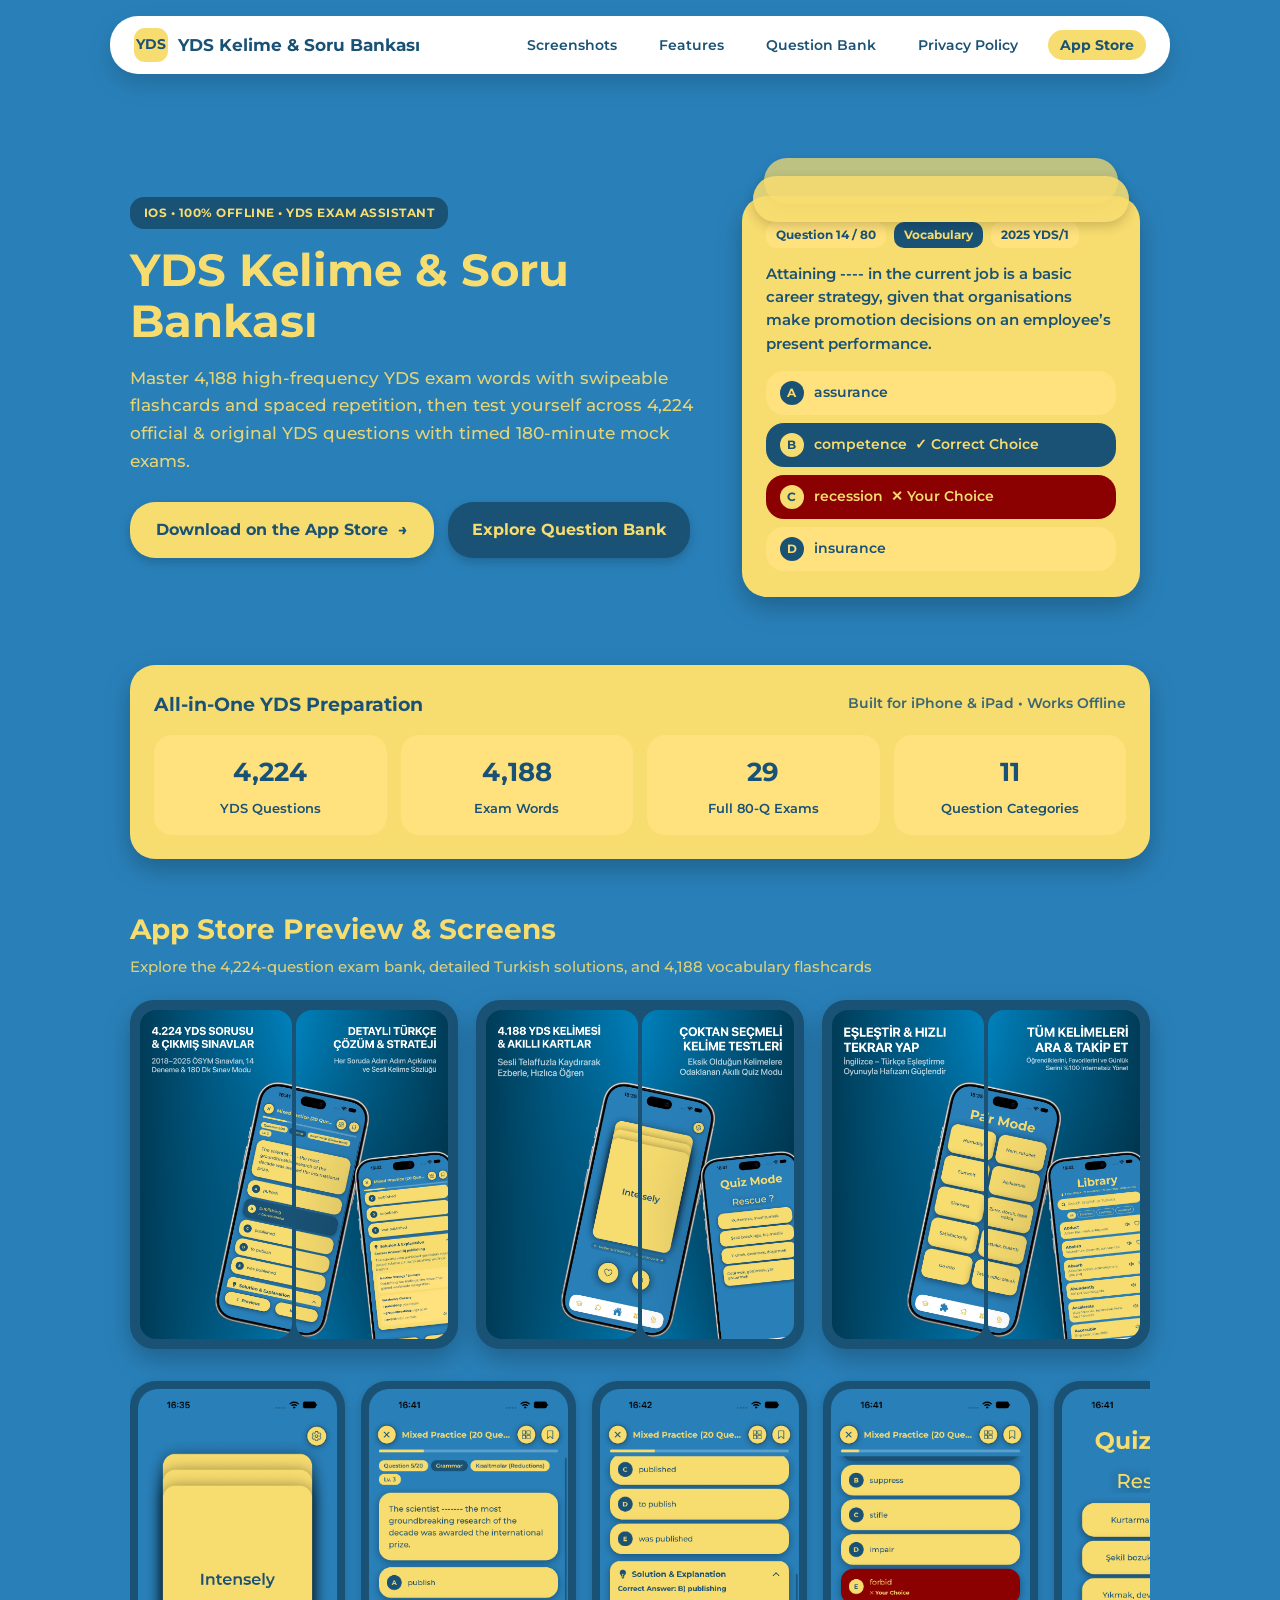
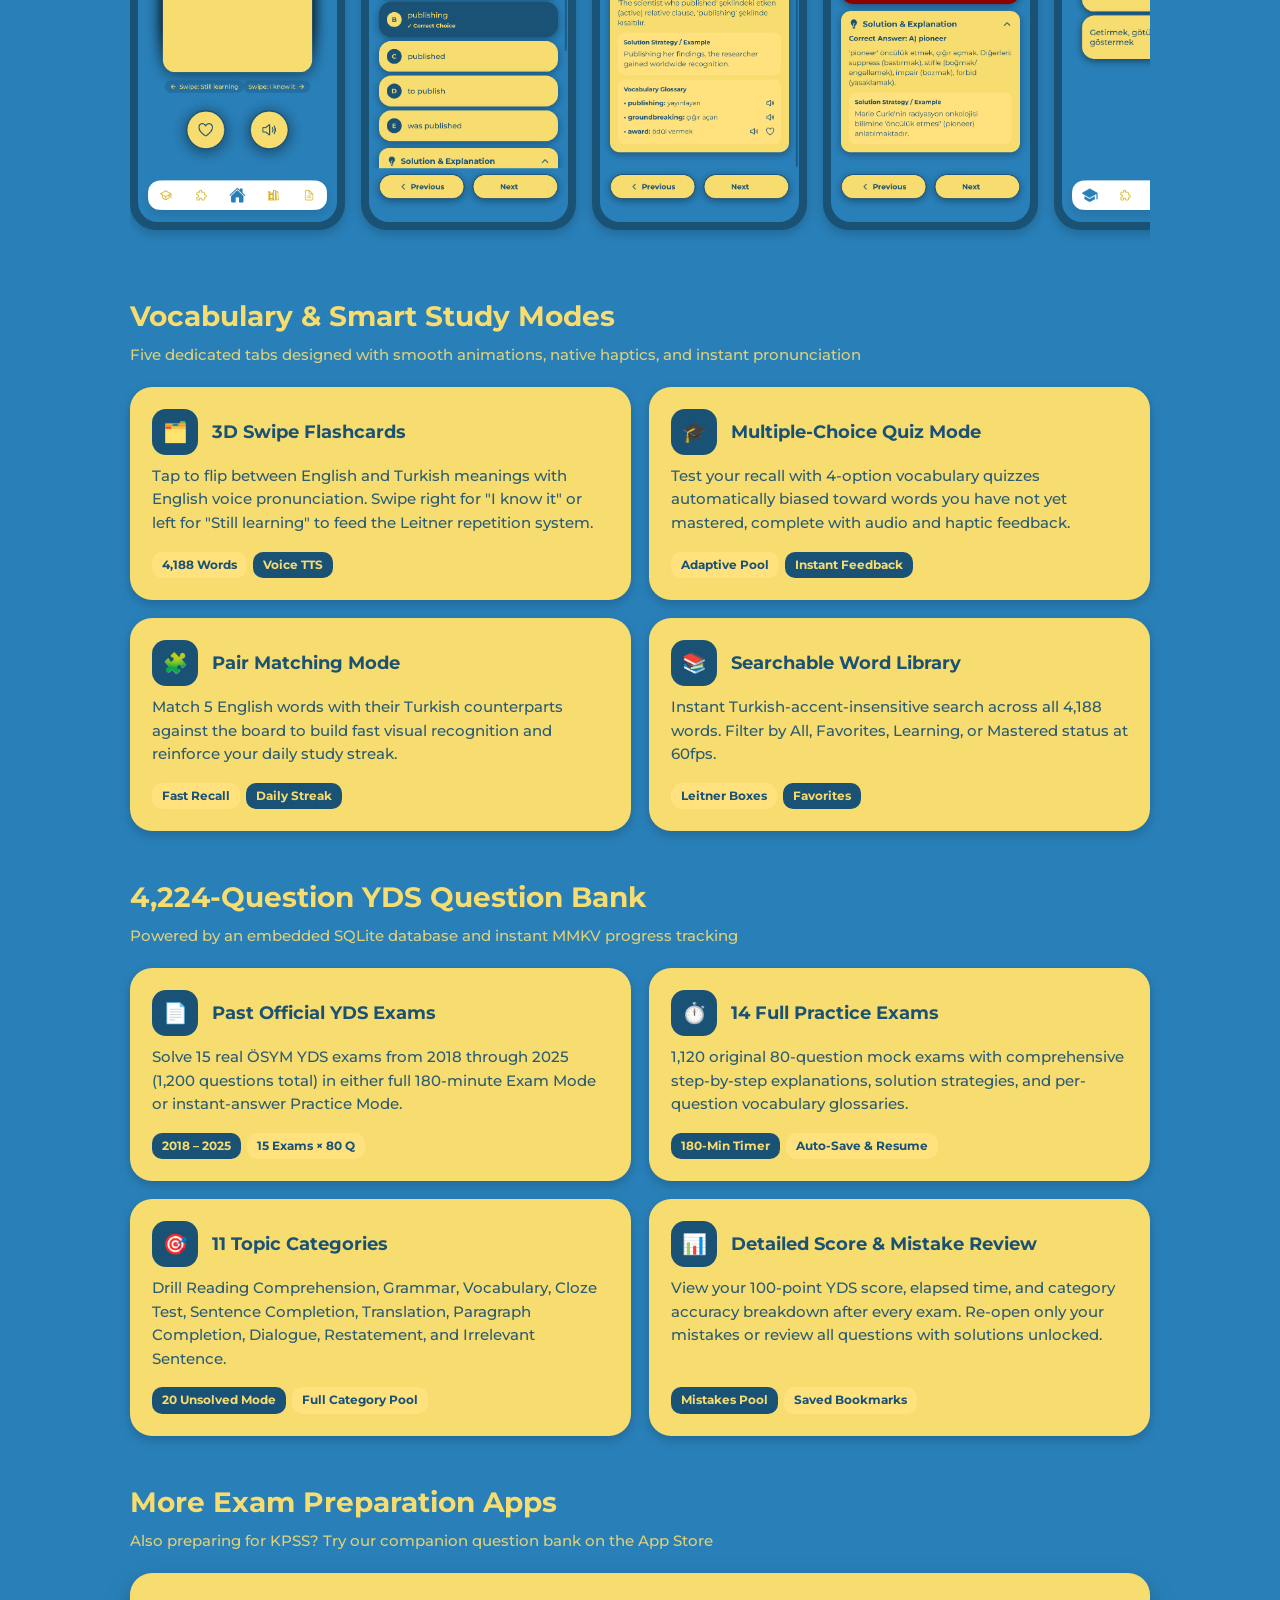
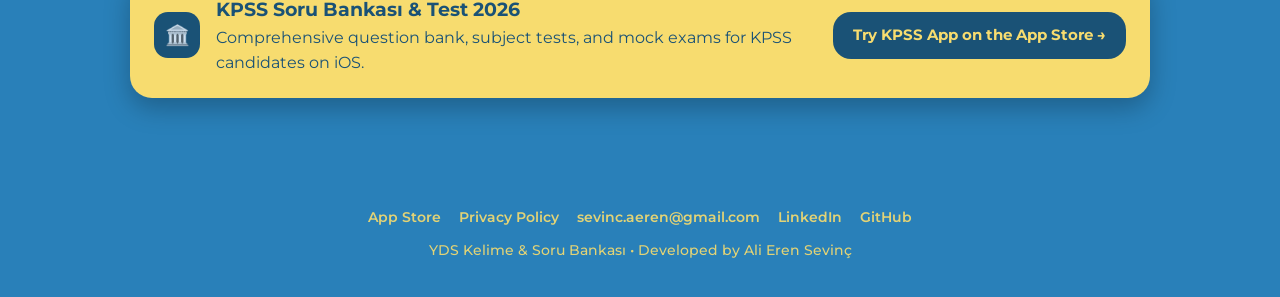
<file: index.html>
<!DOCTYPE html>
<html lang="en">
<head>
    <meta charset="UTF-8">
    <meta name="viewport" content="width=device-width, initial-scale=1.0">
    <title>YDS Kelime &amp; Soru Bankası | YDS Vocabulary &amp; 4,224-Question Exam Bank</title>
    <meta name="description" content="Master 3,301 essential YDS vocabulary words and practice with 4,224 real and original YDS exam questions, 180-minute timed exams, and instant solutions on iOS.">
    <link rel="stylesheet" href="styles.css">
</head>
<body>
    <header class="site-header">
        <nav class="nav-pill">
            <a href="index.html" class="brand">
                <span class="brand-badge">YDS</span>
                <span>YDS Kelime &amp; Soru Bankası</span>
            </a>
            <ul class="nav-links">
                <li><a href="#preview">Screenshots</a></li>
                <li><a href="#features">Features</a></li>
                <li><a href="#question-bank">Question Bank</a></li>
                <li><a href="privacy-policy.html">Privacy Policy</a></li>
                <li><a href="https://apps.apple.com/tr/app/id6740161440" target="_blank" rel="noopener" class="nav-cta">App Store</a></li>
            </ul>
        </nav>
    </header>

    <main class="container">
        <!-- Hero Section -->
        <section class="hero-section">
            <div>
                <span class="hero-eyebrow">iOS • 100% Offline • YDS Exam Assistant</span>
                <h1 class="hero-title">YDS Kelime &amp; Soru Bankası</h1>
                <p class="hero-subtitle">
                    Master 4,188 high-frequency YDS exam words with swipeable flashcards and spaced repetition, then test yourself across 4,224 official &amp; original YDS questions with timed 180-minute mock exams.
                </p>
                <div class="hero-actions">
                    <a href="https://apps.apple.com/tr/app/id6740161440" target="_blank" rel="noopener" class="btn-primary">
                        <span>Download on the App Store</span>
                        <span>→</span>
                    </a>
                    <a href="#question-bank" class="btn-secondary">
                        <span>Explore Question Bank</span>
                    </a>
                </div>
            </div>

            <!-- Live CSS Card Preview matching the app's exact UI -->
            <div class="card-stack-showcase" aria-label="Interactive YDS Question Card Preview">
                <div class="stack-back-card"></div>
                <div class="stack-mid-card"></div>
                <div class="stack-front-card">
                    <div class="preview-badges">
                        <span class="chip-yellow">Question 14 / 80</span>
                        <span class="chip-navy">Vocabulary</span>
                        <span class="chip-yellow">2025 YDS/1</span>
                    </div>
                    <p class="preview-question">
                        Attaining ---- in the current job is a basic career strategy, given that organisations make promotion decisions on an employee’s present performance.
                    </p>
                    <div class="preview-options">
                        <div class="preview-opt">
                            <span class="opt-letter">A</span>
                            <span>assurance</span>
                        </div>
                        <div class="preview-opt correct">
                            <span class="opt-letter">B</span>
                            <span>competence &nbsp;✓ Correct Choice</span>
                        </div>
                        <div class="preview-opt wrong">
                            <span class="opt-letter">C</span>
                            <span>recession &nbsp;✕ Your Choice</span>
                        </div>
                        <div class="preview-opt">
                            <span class="opt-letter">D</span>
                            <span>insurance</span>
                        </div>
                    </div>
                </div>
            </div>
        </section>

        <!-- Overall Content Numbers -->
        <section class="stats-banner">
            <div class="stats-banner-header">
                <span class="stats-banner-title">All-in-One YDS Preparation</span>
                <span class="stats-banner-sub">Built for iPhone &amp; iPad • Works Offline</span>
            </div>
            <div class="stats-grid">
                <div class="mini-stat">
                    <div class="mini-stat-value">4,224</div>
                    <div class="mini-stat-label">YDS Questions</div>
                </div>
                <div class="mini-stat">
                    <div class="mini-stat-value">4,188</div>
                    <div class="mini-stat-label">Exam Words</div>
                </div>
                <div class="mini-stat">
                    <div class="mini-stat-value">29</div>
                    <div class="mini-stat-label">Full 80-Q Exams</div>
                </div>
                <div class="mini-stat">
                    <div class="mini-stat-value">11</div>
                    <div class="mini-stat-label">Question Categories</div>
                </div>
            </div>
        </section>

        <!-- App Store Panoramic Showcase & In-App Screenshots -->
        <div class="section-header" id="preview">
            <h2 class="section-title">App Store Preview &amp; Screens</h2>
            <p class="section-subtitle">Explore the 4,224-question exam bank, detailed Turkish solutions, and 4,188 vocabulary flashcards</p>
        </div>

        <section class="store-showcase-pairs" aria-label="App Store Panoramic Banners">
            <div class="store-pair-card">
                <img src="ss/en/store-5.jpeg" alt="4,224 YDS Questions and Past Exams" loading="lazy">
                <img src="ss/en/store-6.jpeg" alt="Detailed Turkish Solutions and Strategy" loading="lazy">
            </div>
            <div class="store-pair-card">
                <img src="ss/en/store-1.jpeg" alt="4,188 YDS Words and Smart Flashcards" loading="lazy">
                <img src="ss/en/store-2.jpeg" alt="Multiple Choice Vocabulary Quizzes" loading="lazy">
            </div>
            <div class="store-pair-card">
                <img src="ss/en/store-3.jpeg" alt="Pair Matching Game" loading="lazy">
                <img src="ss/en/store-4.jpeg" alt="Searchable Offline Word Library" loading="lazy">
            </div>
        </section>

        <section class="screenshots-strip" aria-label="In-App Screenshots">
            <div class="shot-frame"><img src="ss/i0.png" alt="Flashcards Home Screen" loading="lazy"></div>
            <div class="shot-frame"><img src="ss/i4.png" alt="YDS Question Solving Screen" loading="lazy"></div>
            <div class="shot-frame"><img src="ss/i5.png" alt="Detailed Solution Strategy and Glossary" loading="lazy"></div>
            <div class="shot-frame"><img src="ss/i6.png" alt="Question Explanation Feedback" loading="lazy"></div>
            <div class="shot-frame"><img src="ss/i3.png" alt="Quiz Mode Screen" loading="lazy"></div>
            <div class="shot-frame"><img src="ss/i1.png" alt="Pair Mode Screen" loading="lazy"></div>
            <div class="shot-frame"><img src="ss/i2.png" alt="Pair Mode Matching Feedback" loading="lazy"></div>
            <div class="shot-frame"><img src="ss/i7.png" alt="Word Library Screen" loading="lazy"></div>
            <div class="shot-frame"><img src="ss/i8.png" alt="Word Library Learning Filter" loading="lazy"></div>
        </section>

        <!-- Vocabulary Features -->
        <div class="section-header" id="features">
            <h2 class="section-title">Vocabulary &amp; Smart Study Modes</h2>
            <p class="section-subtitle">Five dedicated tabs designed with smooth animations, native haptics, and instant pronunciation</p>
        </div>

        <section class="cards-grid">
            <article class="app-card">
                <div class="app-card-top">
                    <span class="icon-box">🗂️</span>
                    <h3>3D Swipe Flashcards</h3>
                </div>
                <p>Tap to flip between English and Turkish meanings with English voice pronunciation. Swipe right for "I know it" or left for "Still learning" to feed the Leitner repetition system.</p>
                <div class="app-card-tags">
                    <span class="chip-yellow">4,188 Words</span>
                    <span class="chip-navy">Voice TTS</span>
                </div>
            </article>

            <article class="app-card">
                <div class="app-card-top">
                    <span class="icon-box">🎓</span>
                    <h3>Multiple-Choice Quiz Mode</h3>
                </div>
                <p>Test your recall with 4-option vocabulary quizzes automatically biased toward words you have not yet mastered, complete with audio and haptic feedback.</p>
                <div class="app-card-tags">
                    <span class="chip-yellow">Adaptive Pool</span>
                    <span class="chip-navy">Instant Feedback</span>
                </div>
            </article>

            <article class="app-card">
                <div class="app-card-top">
                    <span class="icon-box">🧩</span>
                    <h3>Pair Matching Mode</h3>
                </div>
                <p>Match 5 English words with their Turkish counterparts against the board to build fast visual recognition and reinforce your daily study streak.</p>
                <div class="app-card-tags">
                    <span class="chip-yellow">Fast Recall</span>
                    <span class="chip-navy">Daily Streak</span>
                </div>
            </article>

            <article class="app-card">
                <div class="app-card-top">
                    <span class="icon-box">📚</span>
                    <h3>Searchable Word Library</h3>
                </div>
                <p>Instant Turkish-accent-insensitive search across all 4,188 words. Filter by All, Favorites, Learning, or Mastered status at 60fps.</p>
                <div class="app-card-tags">
                    <span class="chip-yellow">Leitner Boxes</span>
                    <span class="chip-navy">Favorites</span>
                </div>
            </article>
        </section>

        <!-- Question Bank Features -->
        <div class="section-header" id="question-bank">
            <h2 class="section-title">4,224-Question YDS Question Bank</h2>
            <p class="section-subtitle">Powered by an embedded SQLite database and instant MMKV progress tracking</p>
        </div>

        <section class="cards-grid">
            <article class="app-card">
                <div class="app-card-top">
                    <span class="icon-box">📄</span>
                    <h3>Past Official YDS Exams</h3>
                </div>
                <p>Solve 15 real ÖSYM YDS exams from 2018 through 2025 (1,200 questions total) in either full 180-minute Exam Mode or instant-answer Practice Mode.</p>
                <div class="app-card-tags">
                    <span class="chip-navy">2018 – 2025</span>
                    <span class="chip-yellow">15 Exams × 80 Q</span>
                </div>
            </article>

            <article class="app-card">
                <div class="app-card-top">
                    <span class="icon-box">⏱️</span>
                    <h3>14 Full Practice Exams</h3>
                </div>
                <p>1,120 original 80-question mock exams with comprehensive step-by-step explanations, solution strategies, and per-question vocabulary glossaries.</p>
                <div class="app-card-tags">
                    <span class="chip-navy">180-Min Timer</span>
                    <span class="chip-yellow">Auto-Save &amp; Resume</span>
                </div>
            </article>

            <article class="app-card">
                <div class="app-card-top">
                    <span class="icon-box">🎯</span>
                    <h3>11 Topic Categories</h3>
                </div>
                <p>Drill Reading Comprehension, Grammar, Vocabulary, Cloze Test, Sentence Completion, Translation, Paragraph Completion, Dialogue, Restatement, and Irrelevant Sentence.</p>
                <div class="app-card-tags">
                    <span class="chip-navy">20 Unsolved Mode</span>
                    <span class="chip-yellow">Full Category Pool</span>
                </div>
            </article>

            <article class="app-card">
                <div class="app-card-top">
                    <span class="icon-box">📊</span>
                    <h3>Detailed Score &amp; Mistake Review</h3>
                </div>
                <p>View your 100-point YDS score, elapsed time, and category accuracy breakdown after every exam. Re-open only your mistakes or review all questions with solutions unlocked.</p>
                <div class="app-card-tags">
                    <span class="chip-navy">Mistakes Pool</span>
                    <span class="chip-yellow">Saved Bookmarks</span>
                </div>
            </article>
        </section>

        <!-- Cross-Promotion: KPSS App -->
        <div class="section-header">
            <h2 class="section-title">More Exam Preparation Apps</h2>
            <p class="section-subtitle">Also preparing for KPSS? Try our companion question bank on the App Store</p>
        </div>

        <section class="promo-card">
            <div class="promo-left">
                <span class="icon-box">🏛️</span>
                <div>
                    <h3>KPSS Soru Bankası &amp; Test 2026</h3>
                    <p>Comprehensive question bank, subject tests, and mock exams for KPSS candidates on iOS.</p>
                </div>
            </div>
            <a href="https://apps.apple.com/tr/app/kpss-soru-bankas%C4%B1-test-2026/id6832932397" target="_blank" rel="noopener" class="promo-btn">
                Try KPSS App on the App Store →
            </a>
        </section>
    </main>

    <footer class="site-footer">
        <div class="footer-links">
            <a href="https://apps.apple.com/tr/app/id6740161440" target="_blank" rel="noopener">App Store</a>
            <a href="privacy-policy.html">Privacy Policy</a>
            <a href="mailto:sevinc.aeren@gmail.com">sevinc.aeren@gmail.com</a>
            <a href="https://www.linkedin.com/in/alierensevinc" target="_blank" rel="noopener">LinkedIn</a>
            <a href="https://github.com/alierensevinc" target="_blank" rel="noopener">GitHub</a>
        </div>
        <p>YDS Kelime &amp; Soru Bankası • Developed by Ali Eren Sevinç</p>
    </footer>
</body>
</html>
</file>
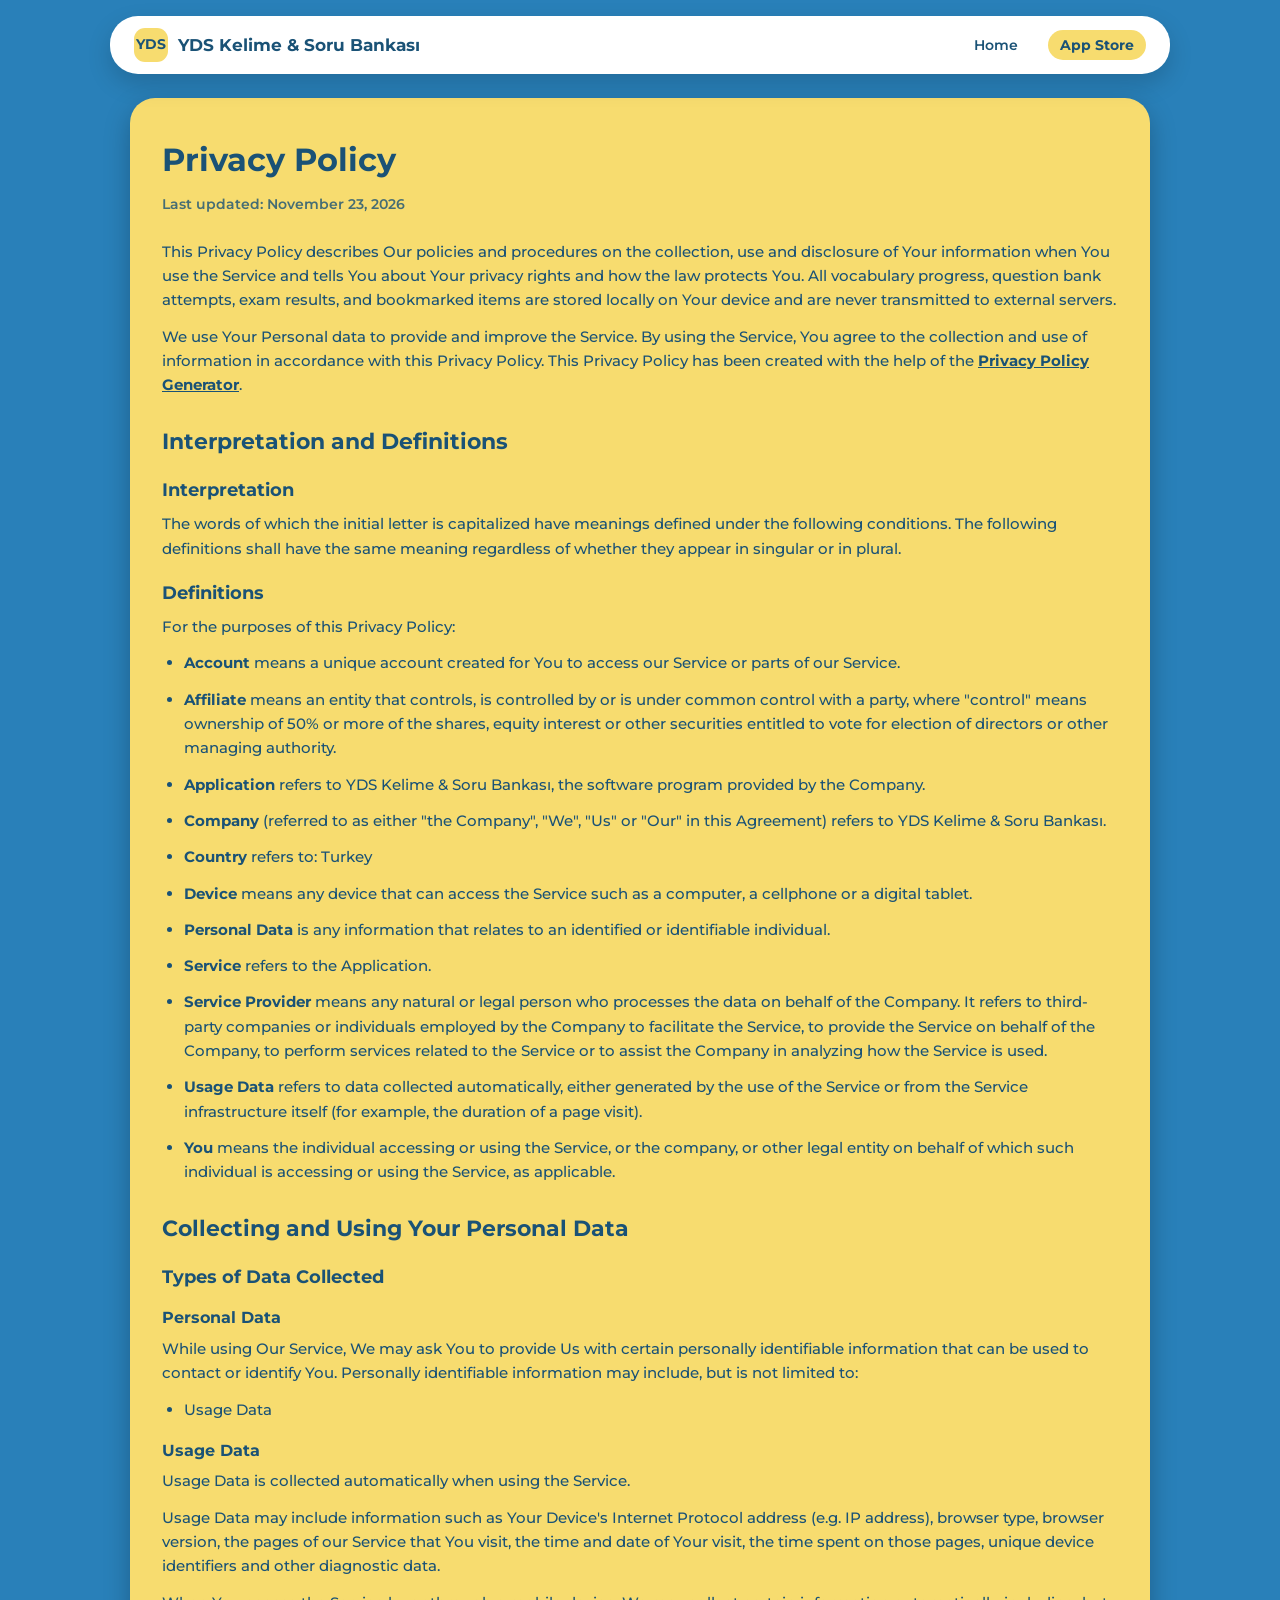
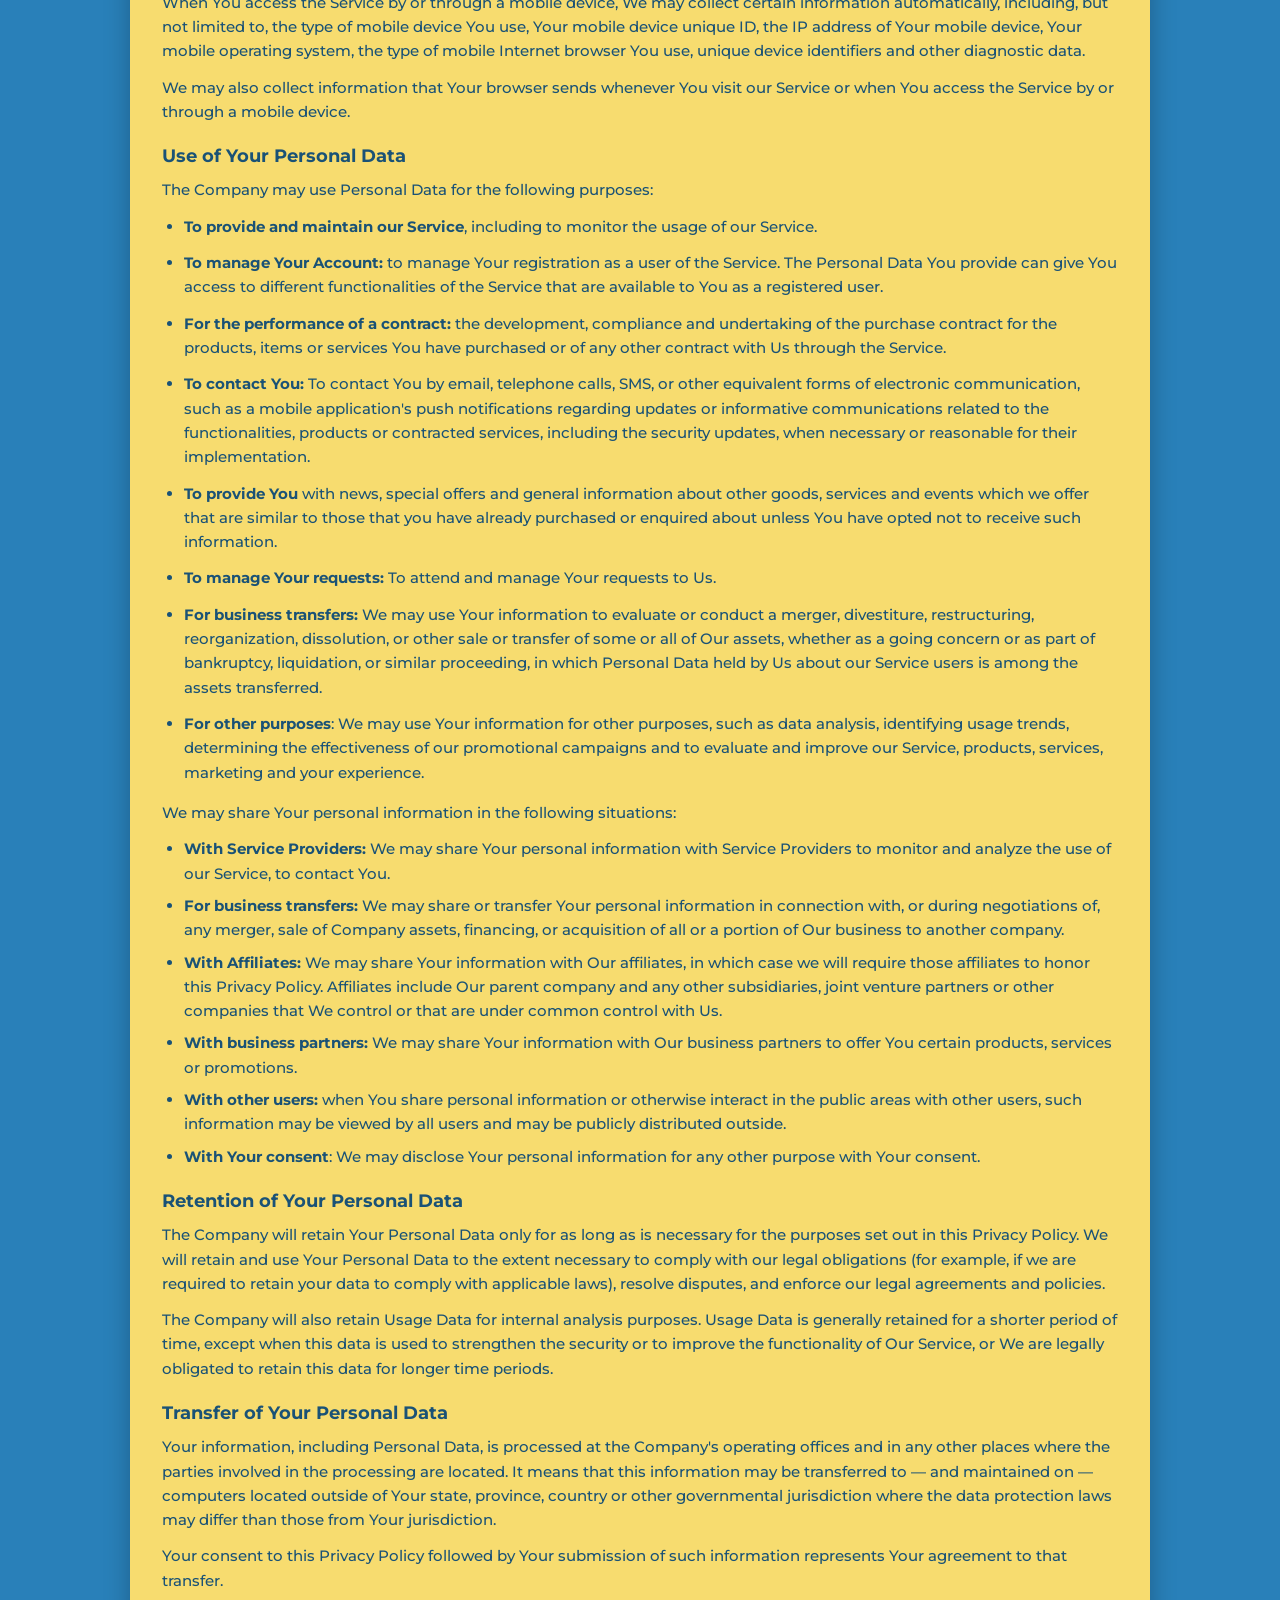
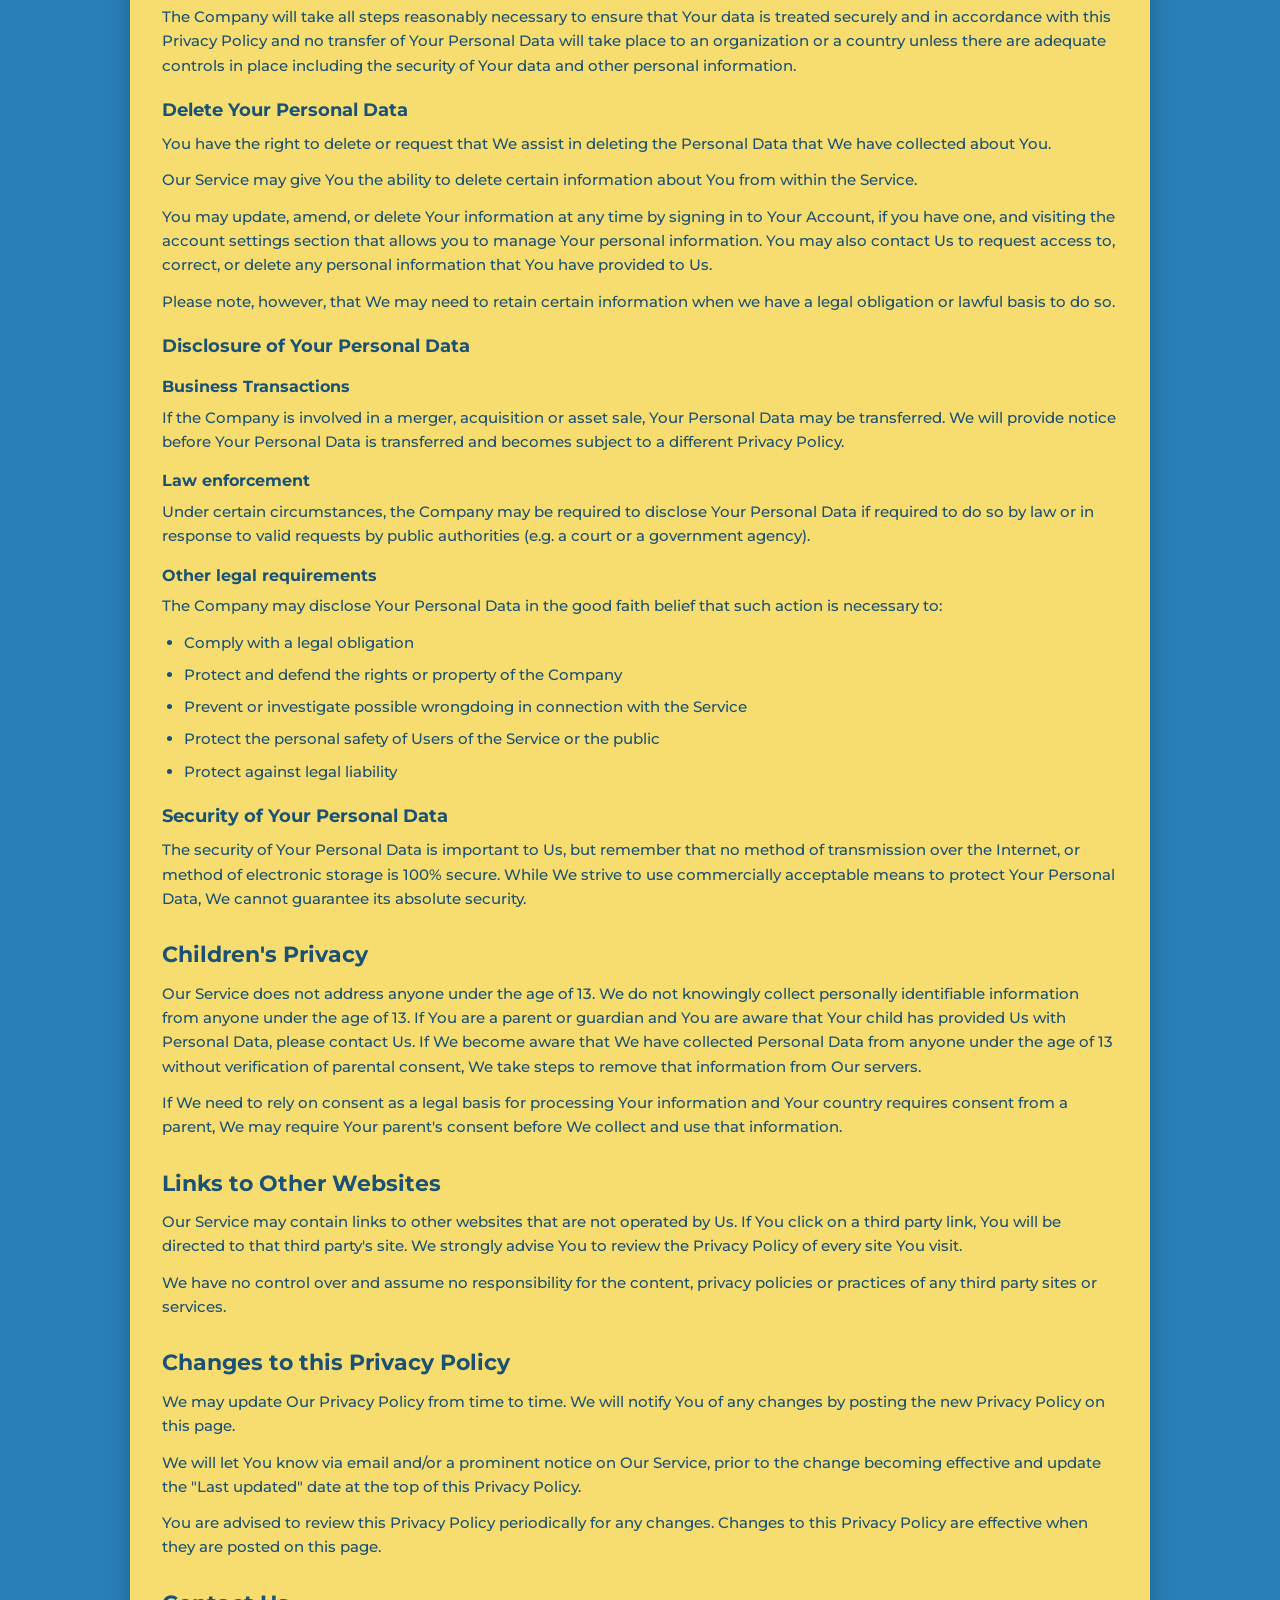
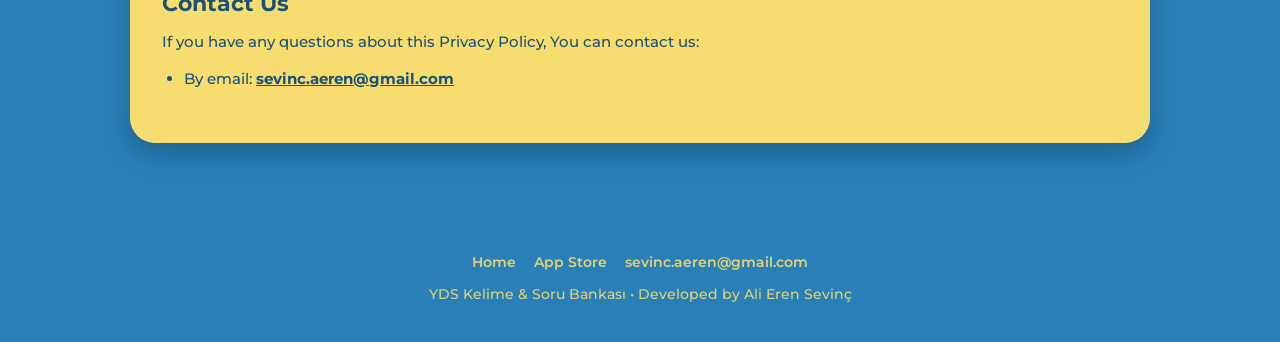
<file: privacy-policy.html>
<!DOCTYPE html>
<html lang="en">

<head>
    <meta charset="UTF-8">
    <meta name="viewport" content="width=device-width, initial-scale=1.0">
    <title>Privacy Policy - YDS Kelime &amp; Soru Bankası</title>
    <link rel="stylesheet" href="styles.css">
</head>

<body>
    <header class="site-header">
        <nav class="nav-pill">
            <a href="index.html" class="brand">
                <span class="brand-badge">YDS</span>
                <span>YDS Kelime &amp; Soru Bankası</span>
            </a>
            <ul class="nav-links">
                <li><a href="index.html">Home</a></li>
                <li><a href="https://apps.apple.com/tr/app/id6740161440" target="_blank" rel="noopener" class="nav-cta">App Store</a></li>
            </ul>
        </nav>
    </header>

    <main class="container">
        <div class="doc-card">
        <h1>Privacy Policy</h1>
        <p class="last-updated">Last updated: November 23, 2026</p>
        <p>This Privacy Policy describes Our policies and procedures on the collection, use and disclosure of Your
            information when You use the Service and tells You about Your privacy rights and how the law protects You.
            All vocabulary progress, question bank attempts, exam results, and bookmarked items are stored locally on
            Your device and are never transmitted to external servers.
        </p>
        <p>We use Your Personal data to provide and improve the Service. By using the Service, You agree to the
            collection and use of information in accordance with this Privacy Policy. This Privacy Policy has been
            created with the help of the <a href="https://www.termsfeed.com/privacy-policy-generator/"
                target="_blank">Privacy Policy Generator</a>.</p>
        <h2>Interpretation and Definitions</h2>
        <h3>Interpretation</h3>
        <p>The words of which the initial letter is capitalized have meanings defined under the following conditions.
            The following definitions shall have the same meaning regardless of whether they appear in singular or in
            plural.</p>
        <h3>Definitions</h3>
        <p>For the purposes of this Privacy Policy:</p>
        <ul>
            <li>
                <p><strong>Account</strong> means a unique account created for You to access our Service or parts of our
                    Service.</p>
            </li>
            <li>
                <p><strong>Affiliate</strong> means an entity that controls, is controlled by or is under common control
                    with a party, where &quot;control&quot; means ownership of 50% or more of the shares, equity
                    interest or other securities entitled to vote for election of directors or other managing authority.
                </p>
            </li>
            <li>
                <p><strong>Application</strong> refers to YDS Kelime &amp; Soru Bankası, the software program provided by the
                    Company.</p>
            </li>
            <li>
                <p><strong>Company</strong> (referred to as either &quot;the Company&quot;, &quot;We&quot;,
                    &quot;Us&quot; or &quot;Our&quot; in this Agreement) refers to YDS Kelime &amp; Soru Bankası.</p>
            </li>
            <li>
                <p><strong>Country</strong> refers to: Turkey</p>
            </li>
            <li>
                <p><strong>Device</strong> means any device that can access the Service such as a computer, a cellphone
                    or a digital tablet.</p>
            </li>
            <li>
                <p><strong>Personal Data</strong> is any information that relates to an identified or identifiable
                    individual.</p>
            </li>
            <li>
                <p><strong>Service</strong> refers to the Application.</p>
            </li>
            <li>
                <p><strong>Service Provider</strong> means any natural or legal person who processes the data on behalf
                    of the Company. It refers to third-party companies or individuals employed by the Company to
                    facilitate the Service, to provide the Service on behalf of the Company, to perform services related
                    to the Service or to assist the Company in analyzing how the Service is used.</p>
            </li>
            <li>
                <p><strong>Usage Data</strong> refers to data collected automatically, either generated by the use of
                    the Service or from the Service infrastructure itself (for example, the duration of a page visit).
                </p>
            </li>
            <li>
                <p><strong>You</strong> means the individual accessing or using the Service, or the company, or other
                    legal entity on behalf of which such individual is accessing or using the Service, as applicable.
                </p>
            </li>
        </ul>
        <h2>Collecting and Using Your Personal Data</h2>
        <h3>Types of Data Collected</h3>
        <h4>Personal Data</h4>
        <p>While using Our Service, We may ask You to provide Us with certain personally identifiable information that
            can be used to contact or identify You. Personally identifiable information may include, but is not limited
            to:</p>
        <ul>
            <li>Usage Data</li>
        </ul>
        <h4>Usage Data</h4>
        <p>Usage Data is collected automatically when using the Service.</p>
        <p>Usage Data may include information such as Your Device's Internet Protocol address (e.g. IP address), browser
            type, browser version, the pages of our Service that You visit, the time and date of Your visit, the time
            spent on those pages, unique device identifiers and other diagnostic data.</p>
        <p>When You access the Service by or through a mobile device, We may collect certain information automatically,
            including, but not limited to, the type of mobile device You use, Your mobile device unique ID, the IP
            address of Your mobile device, Your mobile operating system, the type of mobile Internet browser You use,
            unique device identifiers and other diagnostic data.</p>
        <p>We may also collect information that Your browser sends whenever You visit our Service or when You access the
            Service by or through a mobile device.</p>
        <h3>Use of Your Personal Data</h3>
        <p>The Company may use Personal Data for the following purposes:</p>
        <ul>
            <li>
                <p><strong>To provide and maintain our Service</strong>, including to monitor the usage of our Service.
                </p>
            </li>
            <li>
                <p><strong>To manage Your Account:</strong> to manage Your registration as a user of the Service. The
                    Personal Data You provide can give You access to different functionalities of the Service that are
                    available to You as a registered user.</p>
            </li>
            <li>
                <p><strong>For the performance of a contract:</strong> the development, compliance and undertaking of
                    the purchase contract for the products, items or services You have purchased or of any other
                    contract with Us through the Service.</p>
            </li>
            <li>
                <p><strong>To contact You:</strong> To contact You by email, telephone calls, SMS, or other equivalent
                    forms of electronic communication, such as a mobile application's push notifications regarding
                    updates or informative communications related to the functionalities, products or contracted
                    services, including the security updates, when necessary or reasonable for their implementation.</p>
            </li>
            <li>
                <p><strong>To provide You</strong> with news, special offers and general information about other goods,
                    services and events which we offer that are similar to those that you have already purchased or
                    enquired about unless You have opted not to receive such information.</p>
            </li>
            <li>
                <p><strong>To manage Your requests:</strong> To attend and manage Your requests to Us.</p>
            </li>
            <li>
                <p><strong>For business transfers:</strong> We may use Your information to evaluate or conduct a merger,
                    divestiture, restructuring, reorganization, dissolution, or other sale or transfer of some or all of
                    Our assets, whether as a going concern or as part of bankruptcy, liquidation, or similar proceeding,
                    in which Personal Data held by Us about our Service users is among the assets transferred.</p>
            </li>
            <li>
                <p><strong>For other purposes</strong>: We may use Your information for other purposes, such as data
                    analysis, identifying usage trends, determining the effectiveness of our promotional campaigns and
                    to evaluate and improve our Service, products, services, marketing and your experience.</p>
            </li>
        </ul>
        <p>We may share Your personal information in the following situations:</p>
        <ul>
            <li><strong>With Service Providers:</strong> We may share Your personal information with Service Providers
                to monitor and analyze the use of our Service, to contact You.</li>
            <li><strong>For business transfers:</strong> We may share or transfer Your personal information in
                connection with, or during negotiations of, any merger, sale of Company assets, financing, or
                acquisition of all or a portion of Our business to another company.</li>
            <li><strong>With Affiliates:</strong> We may share Your information with Our affiliates, in which case we
                will require those affiliates to honor this Privacy Policy. Affiliates include Our parent company and
                any other subsidiaries, joint venture partners or other companies that We control or that are under
                common control with Us.</li>
            <li><strong>With business partners:</strong> We may share Your information with Our business partners to
                offer You certain products, services or promotions.</li>
            <li><strong>With other users:</strong> when You share personal information or otherwise interact in the
                public areas with other users, such information may be viewed by all users and may be publicly
                distributed outside.</li>
            <li><strong>With Your consent</strong>: We may disclose Your personal information for any other purpose with
                Your consent.</li>
        </ul>
        <h3>Retention of Your Personal Data</h3>
        <p>The Company will retain Your Personal Data only for as long as is necessary for the purposes set out in this
            Privacy Policy. We will retain and use Your Personal Data to the extent necessary to comply with our legal
            obligations (for example, if we are required to retain your data to comply with applicable laws), resolve
            disputes, and enforce our legal agreements and policies.</p>
        <p>The Company will also retain Usage Data for internal analysis purposes. Usage Data is generally retained for
            a shorter period of time, except when this data is used to strengthen the security or to improve the
            functionality of Our Service, or We are legally obligated to retain this data for longer time periods.</p>
        <h3>Transfer of Your Personal Data</h3>
        <p>Your information, including Personal Data, is processed at the Company's operating offices and in any other
            places where the parties involved in the processing are located. It means that this information may be
            transferred to — and maintained on — computers located outside of Your state, province, country or other
            governmental jurisdiction where the data protection laws may differ than those from Your jurisdiction.</p>
        <p>Your consent to this Privacy Policy followed by Your submission of such information represents Your agreement
            to that transfer.</p>
        <p>The Company will take all steps reasonably necessary to ensure that Your data is treated securely and in
            accordance with this Privacy Policy and no transfer of Your Personal Data will take place to an organization
            or a country unless there are adequate controls in place including the security of Your data and other
            personal information.</p>
        <h3>Delete Your Personal Data</h3>
        <p>You have the right to delete or request that We assist in deleting the Personal Data that We have collected
            about You.</p>
        <p>Our Service may give You the ability to delete certain information about You from within the Service.</p>
        <p>You may update, amend, or delete Your information at any time by signing in to Your Account, if you have one,
            and visiting the account settings section that allows you to manage Your personal information. You may also
            contact Us to request access to, correct, or delete any personal information that You have provided to Us.
        </p>
        <p>Please note, however, that We may need to retain certain information when we have a legal obligation or
            lawful basis to do so.</p>
        <h3>Disclosure of Your Personal Data</h3>
        <h4>Business Transactions</h4>
        <p>If the Company is involved in a merger, acquisition or asset sale, Your Personal Data may be transferred. We
            will provide notice before Your Personal Data is transferred and becomes subject to a different Privacy
            Policy.</p>
        <h4>Law enforcement</h4>
        <p>Under certain circumstances, the Company may be required to disclose Your Personal Data if required to do so
            by law or in response to valid requests by public authorities (e.g. a court or a government agency).</p>
        <h4>Other legal requirements</h4>
        <p>The Company may disclose Your Personal Data in the good faith belief that such action is necessary to:</p>
        <ul>
            <li>Comply with a legal obligation</li>
            <li>Protect and defend the rights or property of the Company</li>
            <li>Prevent or investigate possible wrongdoing in connection with the Service</li>
            <li>Protect the personal safety of Users of the Service or the public</li>
            <li>Protect against legal liability</li>
        </ul>
        <h3>Security of Your Personal Data</h3>
        <p>The security of Your Personal Data is important to Us, but remember that no method of transmission over the
            Internet, or method of electronic storage is 100% secure. While We strive to use commercially acceptable
            means to protect Your Personal Data, We cannot guarantee its absolute security.</p>
        <h2>Children's Privacy</h2>
        <p>Our Service does not address anyone under the age of 13. We do not knowingly collect personally identifiable
            information from anyone under the age of 13. If You are a parent or guardian and You are aware that Your
            child has provided Us with Personal Data, please contact Us. If We become aware that We have collected
            Personal Data from anyone under the age of 13 without verification of parental consent, We take steps to
            remove that information from Our servers.</p>
        <p>If We need to rely on consent as a legal basis for processing Your information and Your country requires
            consent from a parent, We may require Your parent's consent before We collect and use that information.</p>
        <h2>Links to Other Websites</h2>
        <p>Our Service may contain links to other websites that are not operated by Us. If You click on a third party
            link, You will be directed to that third party's site. We strongly advise You to review the Privacy Policy
            of every site You visit.</p>
        <p>We have no control over and assume no responsibility for the content, privacy policies or practices of any
            third party sites or services.</p>
        <h2>Changes to this Privacy Policy</h2>
        <p>We may update Our Privacy Policy from time to time. We will notify You of any changes by posting the new
            Privacy Policy on this page.</p>
        <p>We will let You know via email and/or a prominent notice on Our Service, prior to the change becoming
            effective and update the &quot;Last updated&quot; date at the top of this Privacy Policy.</p>
        <p>You are advised to review this Privacy Policy periodically for any changes. Changes to this Privacy Policy
            are effective when they are posted on this page.</p>
        <h2>Contact Us</h2>
        <p>If you have any questions about this Privacy Policy, You can contact us:</p>
        <ul>
            <li>By email: <a href="mailto:sevinc.aeren@gmail.com">sevinc.aeren@gmail.com</a></li>
        </ul>
        </div>
    </main>

    <footer class="site-footer">
        <div class="footer-links">
            <a href="index.html">Home</a>
            <a href="https://apps.apple.com/tr/app/id6740161440" target="_blank" rel="noopener">App Store</a>
            <a href="mailto:sevinc.aeren@gmail.com">sevinc.aeren@gmail.com</a>
        </div>
        <p>YDS Kelime &amp; Soru Bankası • Developed by Ali Eren Sevinç</p>
    </footer>
</body>

</html>
</file>
<file: styles.css>
@import url('https://fonts.googleapis.com/css2?family=Montserrat:ital,wght@0,400;0,500;0,600;0,700;1,400&display=swap');

:root {
    --primary: #2980B9;
    --primary-dark: #1F6694;
    --card-bg: #F7DC6F;
    --yellow-soft: #FFE17D;
    --secondary: #D4AC0D;
    --text-primary: #1A5276;
    --incorrect: #8B0000;
    --white: #FFFFFF;
    --shadow: 0 10px 26px rgba(0, 0, 0, 0.25);
    --shadow-sm: 0 4px 12px rgba(0, 0, 0, 0.2);
}

* {
    margin: 0;
    padding: 0;
    box-sizing: border-box;
}

html {
    scroll-behavior: smooth;
}

body {
    font-family: 'Montserrat', -apple-system, BlinkMacSystemFont, sans-serif;
    background-color: var(--primary);
    color: var(--card-bg);
    line-height: 1.6;
    min-height: 100vh;
    display: flex;
    flex-direction: column;
}

a {
    color: inherit;
    text-decoration: none;
}

/* Floating Pill Navbar (matches App TabBar) */
.site-header {
    position: sticky;
    top: 16px;
    z-index: 100;
    padding: 0 20px;
}

.nav-pill {
    max-width: 1060px;
    margin: 0 auto;
    background-color: var(--white);
    border-radius: 28px;
    padding: 12px 24px;
    display: flex;
    align-items: center;
    justify-content: space-between;
    box-shadow: 0 10px 24px rgba(0, 0, 0, 0.16);
}

.brand {
    display: flex;
    align-items: center;
    gap: 10px;
    font-weight: 700;
    font-size: 1.05rem;
    color: var(--text-primary);
}

.brand-badge {
    width: 34px;
    height: 34px;
    border-radius: 11px;
    background-color: var(--card-bg);
    color: var(--text-primary);
    display: inline-flex;
    align-items: center;
    justify-content: center;
    font-weight: 700;
    font-size: 0.9rem;
}

.nav-links {
    display: flex;
    align-items: center;
    gap: 18px;
    list-style: none;
}

.nav-links a {
    font-weight: 600;
    font-size: 0.9rem;
    color: var(--text-primary);
    padding: 6px 12px;
    border-radius: 16px;
    transition: background-color 0.2s ease, transform 0.15s ease;
}

.nav-links a:hover {
    background-color: var(--card-bg);
}

.nav-cta {
    background-color: var(--card-bg) !important;
    color: var(--text-primary) !important;
    font-weight: 700 !important;
}

/* Main container */
.container {
    max-width: 1060px;
    width: 100%;
    margin: 0 auto;
    padding: 40px 20px 80px;
    flex: 1;
}

/* Hero Section */
.hero-section {
    display: grid;
    grid-template-columns: 1.15fr 0.85fr;
    gap: 36px;
    align-items: center;
    padding: 36px 0 44px;
}

.hero-eyebrow {
    display: inline-block;
    background-color: var(--text-primary);
    color: var(--card-bg);
    font-weight: 700;
    font-size: 0.78rem;
    letter-spacing: 0.04em;
    text-transform: uppercase;
    padding: 6px 14px;
    border-radius: 14px;
    margin-bottom: 16px;
}

.hero-title {
    font-size: 2.8rem;
    font-weight: 700;
    line-height: 1.15;
    color: var(--card-bg);
    margin-bottom: 16px;
}

.hero-subtitle {
    font-size: 1.08rem;
    font-weight: 500;
    color: var(--card-bg);
    opacity: 0.92;
    margin-bottom: 28px;
}

.hero-actions {
    display: flex;
    flex-wrap: wrap;
    gap: 14px;
}

.btn-primary {
    display: inline-flex;
    align-items: center;
    gap: 10px;
    background-color: var(--card-bg);
    color: var(--text-primary);
    font-weight: 700;
    font-size: 1rem;
    padding: 15px 26px;
    border-radius: 25px;
    box-shadow: var(--shadow-sm);
    transition: transform 0.18s ease, box-shadow 0.18s ease;
}

.btn-primary:hover {
    transform: translateY(-2px);
    box-shadow: var(--shadow);
}

.btn-secondary {
    display: inline-flex;
    align-items: center;
    gap: 10px;
    background-color: var(--text-primary);
    color: var(--card-bg);
    font-weight: 700;
    font-size: 1rem;
    padding: 15px 24px;
    border-radius: 25px;
    box-shadow: var(--shadow-sm);
    transition: transform 0.18s ease;
}

.btn-secondary:hover {
    transform: translateY(-2px);
}

/* Pure CSS Interactive Card Stack Preview (No screenshot needed) */
.card-stack-showcase {
    position: relative;
    padding: 24px 10px;
}

.stack-back-card {
    background-color: var(--card-bg);
    border-radius: 25px;
    height: 46px;
    margin: 0 22px -28px;
    opacity: 0.72;
    box-shadow: var(--shadow-sm);
}

.stack-mid-card {
    background-color: var(--card-bg);
    border-radius: 25px;
    height: 46px;
    margin: 0 11px -26px;
    opacity: 0.88;
    box-shadow: var(--shadow-sm);
}

.stack-front-card {
    background-color: var(--card-bg);
    color: var(--text-primary);
    border-radius: 25px;
    padding: 26px 24px;
    box-shadow: var(--shadow);
}

.preview-badges {
    display: flex;
    flex-wrap: wrap;
    gap: 8px;
    margin-bottom: 14px;
}

.chip-yellow {
    background-color: var(--yellow-soft);
    color: var(--text-primary);
    font-weight: 700;
    font-size: 0.72rem;
    padding: 4px 10px;
    border-radius: 10px;
}

.chip-navy {
    background-color: var(--text-primary);
    color: var(--card-bg);
    font-weight: 700;
    font-size: 0.72rem;
    padding: 4px 10px;
    border-radius: 10px;
}

.preview-question {
    font-weight: 600;
    font-size: 0.96rem;
    line-height: 1.5;
    margin-bottom: 16px;
    color: var(--text-primary);
}

.preview-options {
    display: flex;
    flex-direction: column;
    gap: 8px;
}

.preview-opt {
    display: flex;
    align-items: center;
    gap: 10px;
    background-color: var(--yellow-soft);
    color: var(--text-primary);
    padding: 10px 14px;
    border-radius: 18px;
    font-weight: 600;
    font-size: 0.88rem;
}

.preview-opt.correct {
    background-color: var(--text-primary);
    color: var(--card-bg);
}

.preview-opt.wrong {
    background-color: var(--incorrect);
    color: var(--card-bg);
}

.opt-letter {
    width: 24px;
    height: 24px;
    border-radius: 12px;
    background-color: var(--text-primary);
    color: var(--card-bg);
    display: inline-flex;
    align-items: center;
    justify-content: center;
    font-size: 0.75rem;
    font-weight: 700;
    flex-shrink: 0;
}

.preview-opt.correct .opt-letter,
.preview-opt.wrong .opt-letter {
    background-color: var(--card-bg);
    color: var(--text-primary);
}

/* Stats Strip (matches App Overall Progress card) */
.stats-banner {
    background-color: var(--card-bg);
    color: var(--text-primary);
    border-radius: 25px;
    padding: 24px;
    box-shadow: var(--shadow);
    margin-bottom: 48px;
}

.stats-banner-header {
    display: flex;
    justify-content: space-between;
    align-items: center;
    margin-bottom: 16px;
}

.stats-banner-title {
    font-size: 1.2rem;
    font-weight: 700;
}

.stats-banner-sub {
    font-size: 0.85rem;
    font-weight: 600;
    opacity: 0.85;
}

.stats-grid {
    display: grid;
    grid-template-columns: repeat(4, 1fr);
    gap: 14px;
}

.mini-stat {
    background-color: var(--yellow-soft);
    border-radius: 18px;
    padding: 16px 12px;
    text-align: center;
}

.mini-stat-value {
    font-size: 1.65rem;
    font-weight: 700;
    color: var(--text-primary);
}

.mini-stat-label {
    font-size: 0.82rem;
    font-weight: 600;
    color: var(--text-primary);
    margin-top: 4px;
}

/* Section Headers */
.section-header {
    margin: 44px 0 20px;
}

.section-title {
    font-size: 1.75rem;
    font-weight: 700;
    color: var(--card-bg);
}

.section-subtitle {
    font-size: 0.95rem;
    font-weight: 500;
    color: var(--card-bg);
    opacity: 0.88;
    margin-top: 4px;
}

/* App Store Showcase (Panoramic Pairs & Grid) */
.store-showcase-pairs {
    display: grid;
    grid-template-columns: repeat(3, 1fr);
    gap: 18px;
    margin-bottom: 24px;
}

.store-pair-card {
    background-color: var(--text-primary);
    border-radius: 24px;
    padding: 10px;
    box-shadow: var(--shadow);
    display: grid;
    grid-template-columns: 1fr 1fr;
    gap: 4px;
    overflow: hidden;
    transition: transform 0.2s ease, box-shadow 0.2s ease;
}

.store-pair-card:hover {
    transform: translateY(-4px);
    box-shadow: 0 14px 32px rgba(0, 0, 0, 0.35);
}

.store-pair-card img {
    width: 100%;
    height: auto;
    display: block;
    border-radius: 16px;
}

/* Raw App Screenshots Horizontal Strip */
.screenshots-strip {
    display: flex;
    gap: 16px;
    overflow-x: auto;
    padding: 8px 4px 20px;
    scroll-snap-type: x mandatory;
    -webkit-overflow-scrolling: touch;
}

.screenshots-strip::-webkit-scrollbar {
    height: 8px;
}

.screenshots-strip::-webkit-scrollbar-track {
    background: rgba(26, 82, 118, 0.25);
    border-radius: 4px;
}

.screenshots-strip::-webkit-scrollbar-thumb {
    background: var(--card-bg);
    border-radius: 4px;
}

.shot-frame {
    flex: 0 0 215px;
    scroll-snap-align: start;
    background-color: var(--text-primary);
    padding: 8px;
    border-radius: 26px;
    box-shadow: var(--shadow-sm);
    transition: transform 0.2s ease;
}

.shot-frame:hover {
    transform: translateY(-4px);
}

.shot-frame img {
    width: 100%;
    height: auto;
    display: block;
    border-radius: 20px;
}

/* Feature Cards Grid (2x2 layout) */
.cards-grid {
    display: grid;
    grid-template-columns: repeat(2, 1fr);
    gap: 18px;
}

.app-card {
    background-color: var(--card-bg);
    color: var(--text-primary);
    border-radius: 22px;
    padding: 22px;
    box-shadow: var(--shadow-sm);
    display: flex;
    flex-direction: column;
    gap: 10px;
    transition: transform 0.18s ease, box-shadow 0.18s ease;
}

.app-card:hover {
    transform: translateY(-3px);
    box-shadow: var(--shadow);
}

.app-card-top {
    display: flex;
    align-items: center;
    gap: 14px;
}

.icon-box {
    width: 46px;
    height: 46px;
    border-radius: 14px;
    background-color: var(--text-primary);
    color: var(--card-bg);
    display: inline-flex;
    align-items: center;
    justify-content: center;
    font-size: 1.25rem;
    font-weight: 700;
    flex-shrink: 0;
}

.app-card h3 {
    font-size: 1.15rem;
    font-weight: 700;
    color: var(--text-primary);
}

.app-card p {
    font-size: 0.92rem;
    font-weight: 500;
    color: var(--text-primary);
    opacity: 0.92;
}

.app-card-tags {
    display: flex;
    flex-wrap: wrap;
    gap: 6px;
    margin-top: auto;
    padding-top: 6px;
}

/* Cross-Promo / Row Card */
.promo-card {
    background-color: var(--card-bg);
    color: var(--text-primary);
    border-radius: 22px;
    padding: 22px 24px;
    box-shadow: var(--shadow);
    display: flex;
    align-items: center;
    justify-content: space-between;
    gap: 18px;
    flex-wrap: wrap;
}

.promo-left {
    display: flex;
    align-items: center;
    gap: 16px;
    flex: 1;
    min-width: 240px;
}

.promo-btn {
    background-color: var(--text-primary);
    color: var(--card-bg);
    font-weight: 700;
    font-size: 0.92rem;
    padding: 12px 20px;
    border-radius: 18px;
    white-space: nowrap;
}

/* Privacy Policy Document Card */
.doc-card {
    background-color: var(--card-bg);
    color: var(--text-primary);
    border-radius: 25px;
    padding: 36px 32px;
    box-shadow: var(--shadow);
}

.doc-card h1 {
    font-size: 2rem;
    font-weight: 700;
    margin-bottom: 8px;
}

.doc-card .last-updated {
    font-size: 0.88rem;
    font-weight: 600;
    opacity: 0.8;
    margin-bottom: 24px;
}

.doc-card h2 {
    font-size: 1.35rem;
    font-weight: 700;
    margin: 26px 0 10px;
}

.doc-card h3 {
    font-size: 1.1rem;
    font-weight: 700;
    margin: 18px 0 8px;
}

.doc-card h4 {
    font-size: 1rem;
    font-weight: 700;
    margin: 14px 0 6px;
}

.doc-card p {
    margin-bottom: 12px;
    font-weight: 500;
    font-size: 0.95rem;
}

.doc-card ul {
    margin: 8px 0 16px 22px;
}

.doc-card li {
    margin-bottom: 8px;
    font-weight: 500;
    font-size: 0.95rem;
}

.doc-card a {
    text-decoration: underline;
    font-weight: 700;
}

/* Footer */
.site-footer {
    text-align: center;
    padding: 28px 20px 36px;
    color: var(--card-bg);
    font-size: 0.88rem;
    font-weight: 500;
    opacity: 0.9;
}

.footer-links {
    display: flex;
    justify-content: center;
    flex-wrap: wrap;
    gap: 18px;
    margin-bottom: 10px;
    font-weight: 600;
}

.footer-links a:hover {
    text-decoration: underline;
}

@media (max-width: 820px) {
    .hero-section {
        grid-template-columns: 1fr;
        padding-top: 20px;
    }

    .hero-title {
        font-size: 2.15rem;
    }

    .stats-grid {
        grid-template-columns: repeat(2, 1fr);
    }

    .cards-grid {
        grid-template-columns: 1fr;
    }

    .store-showcase-pairs {
        grid-template-columns: 1fr;
    }

    .nav-pill {
        flex-wrap: wrap;
        gap: 10px;
        justify-content: center;
    }

    .doc-card {
        padding: 24px 18px;
    }
}
</file>
